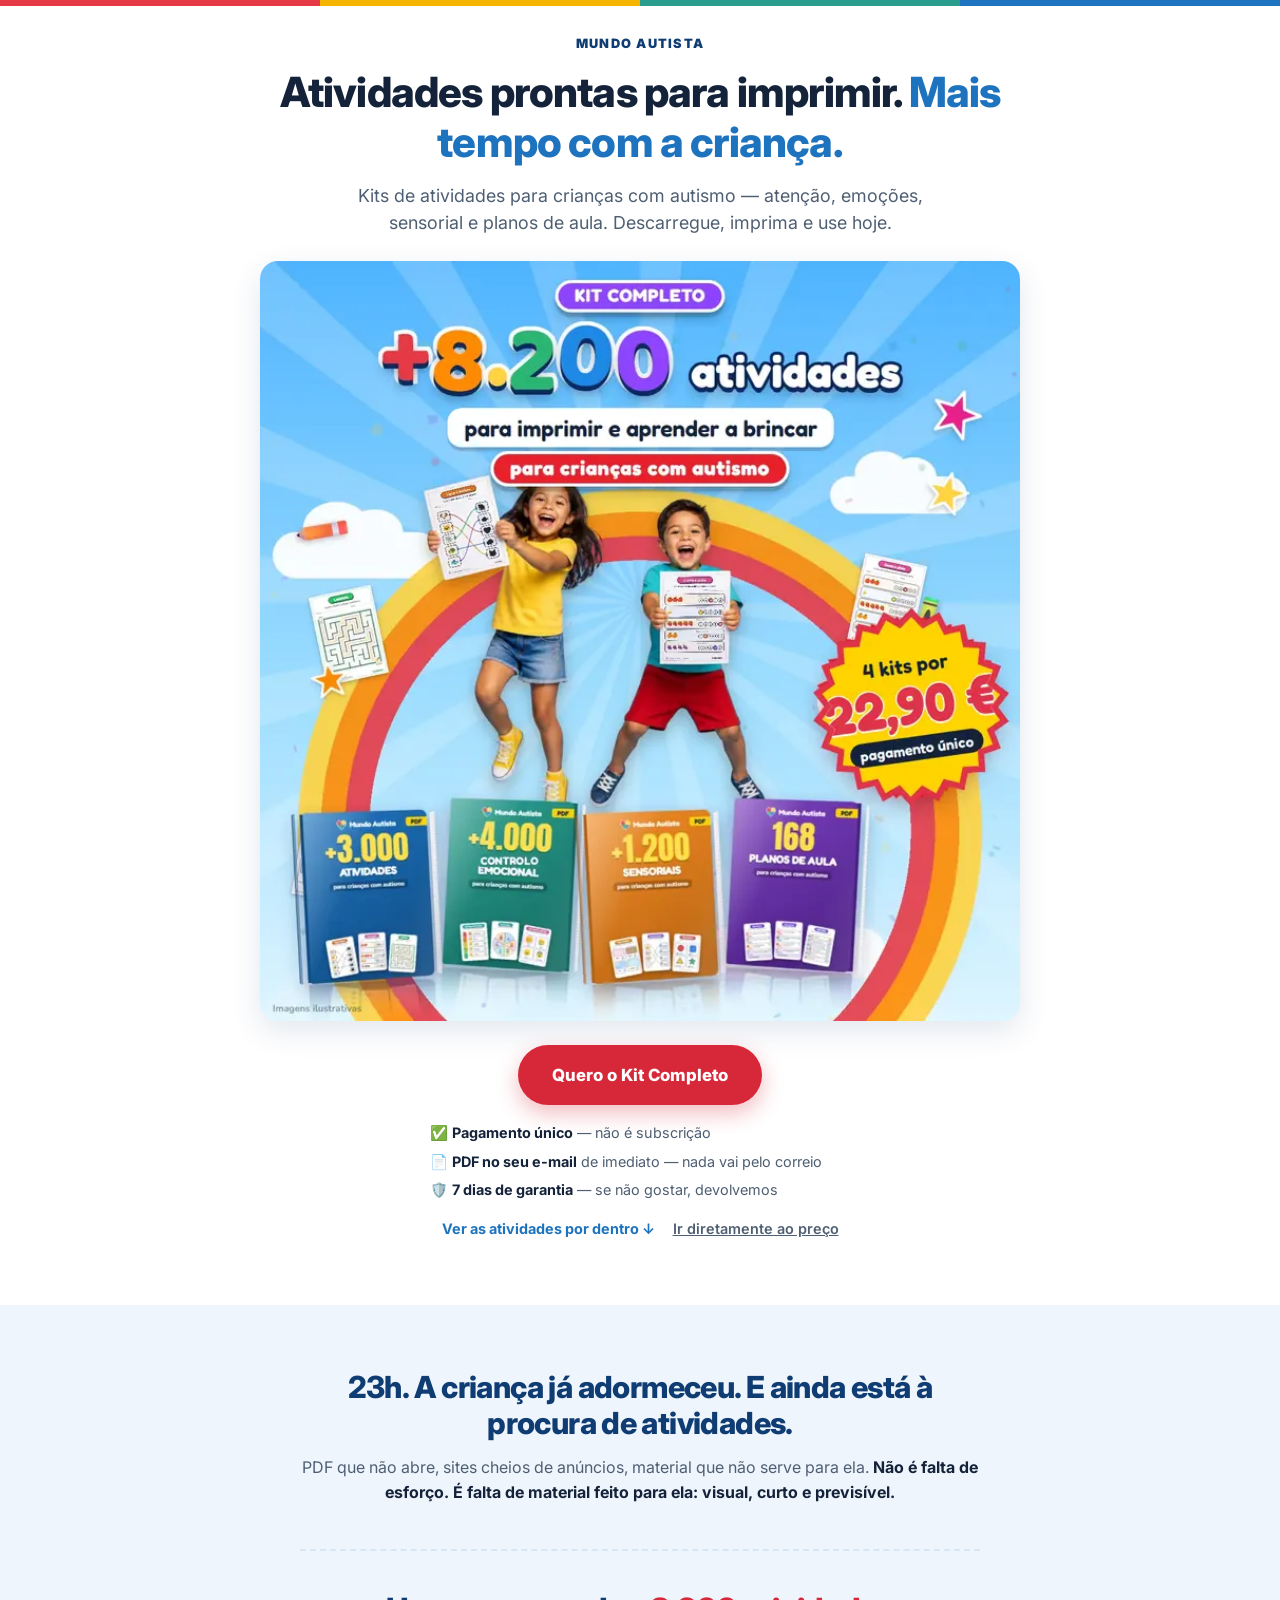
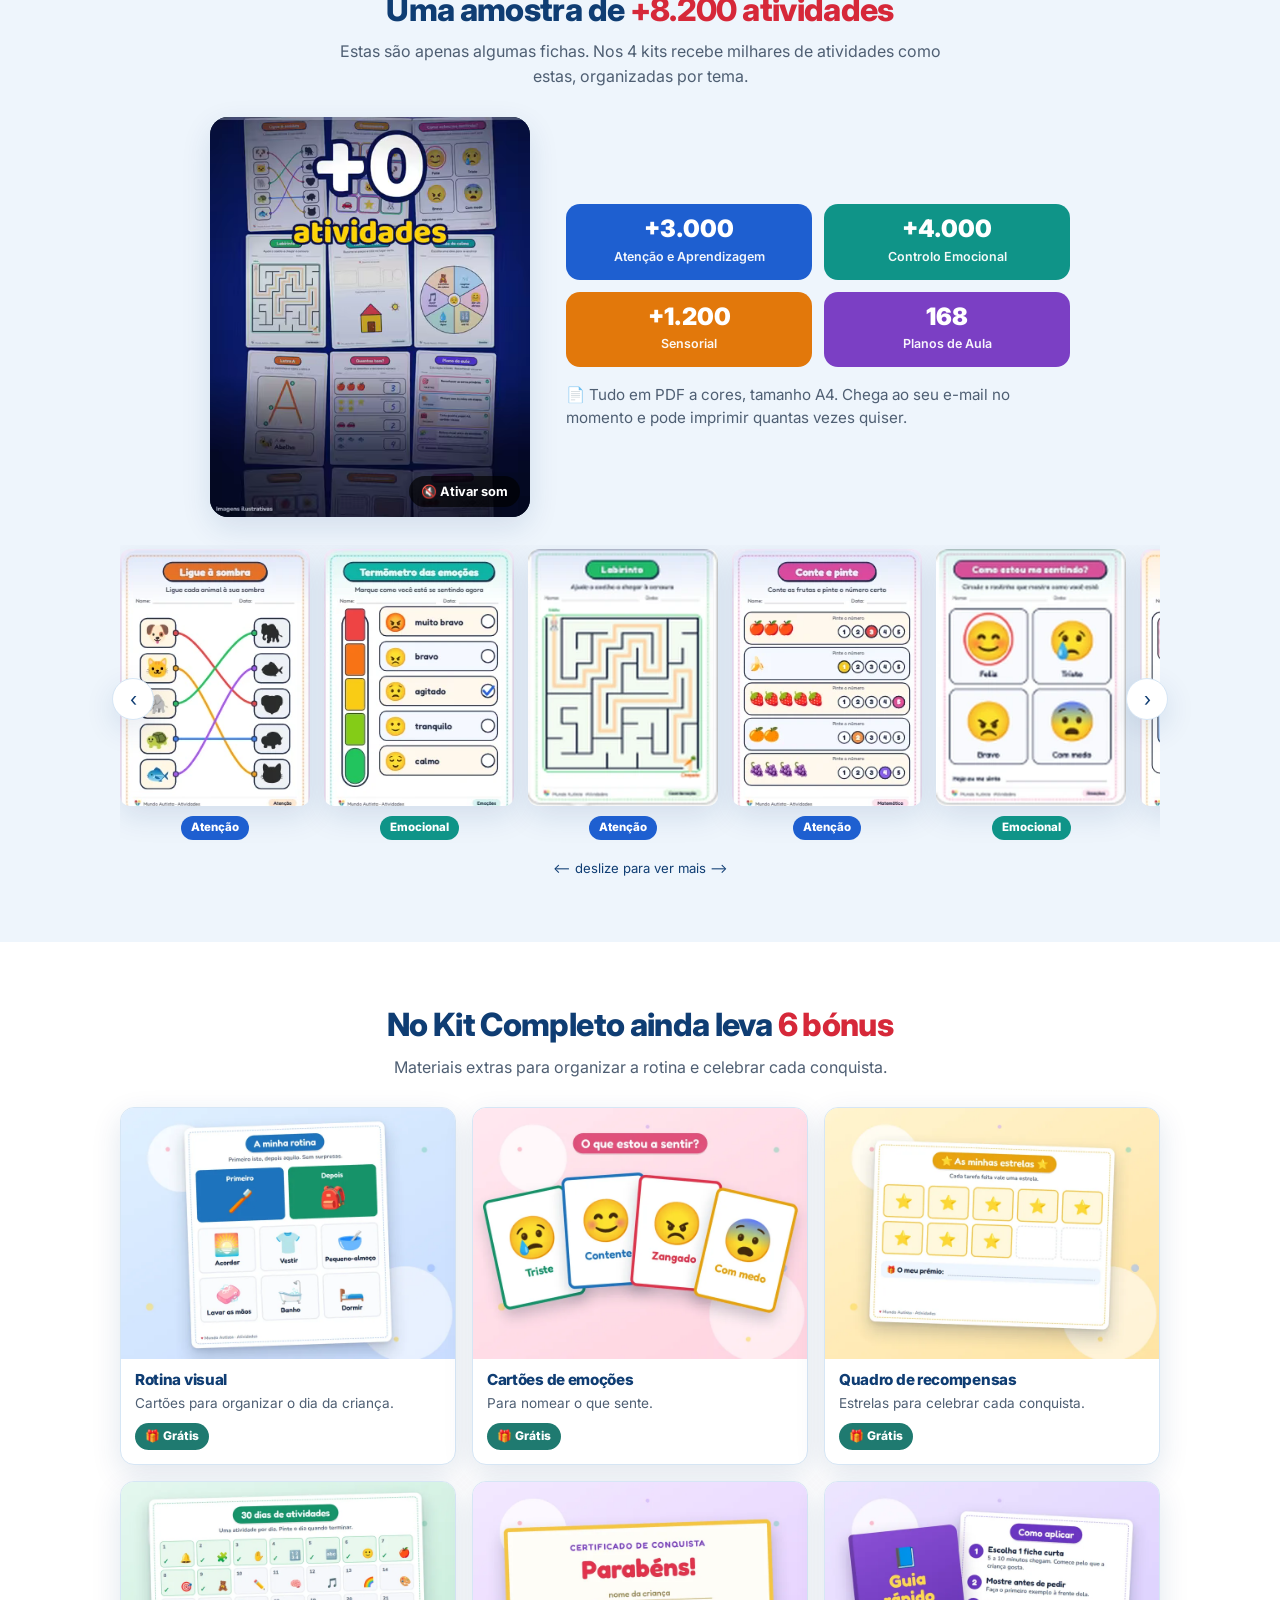
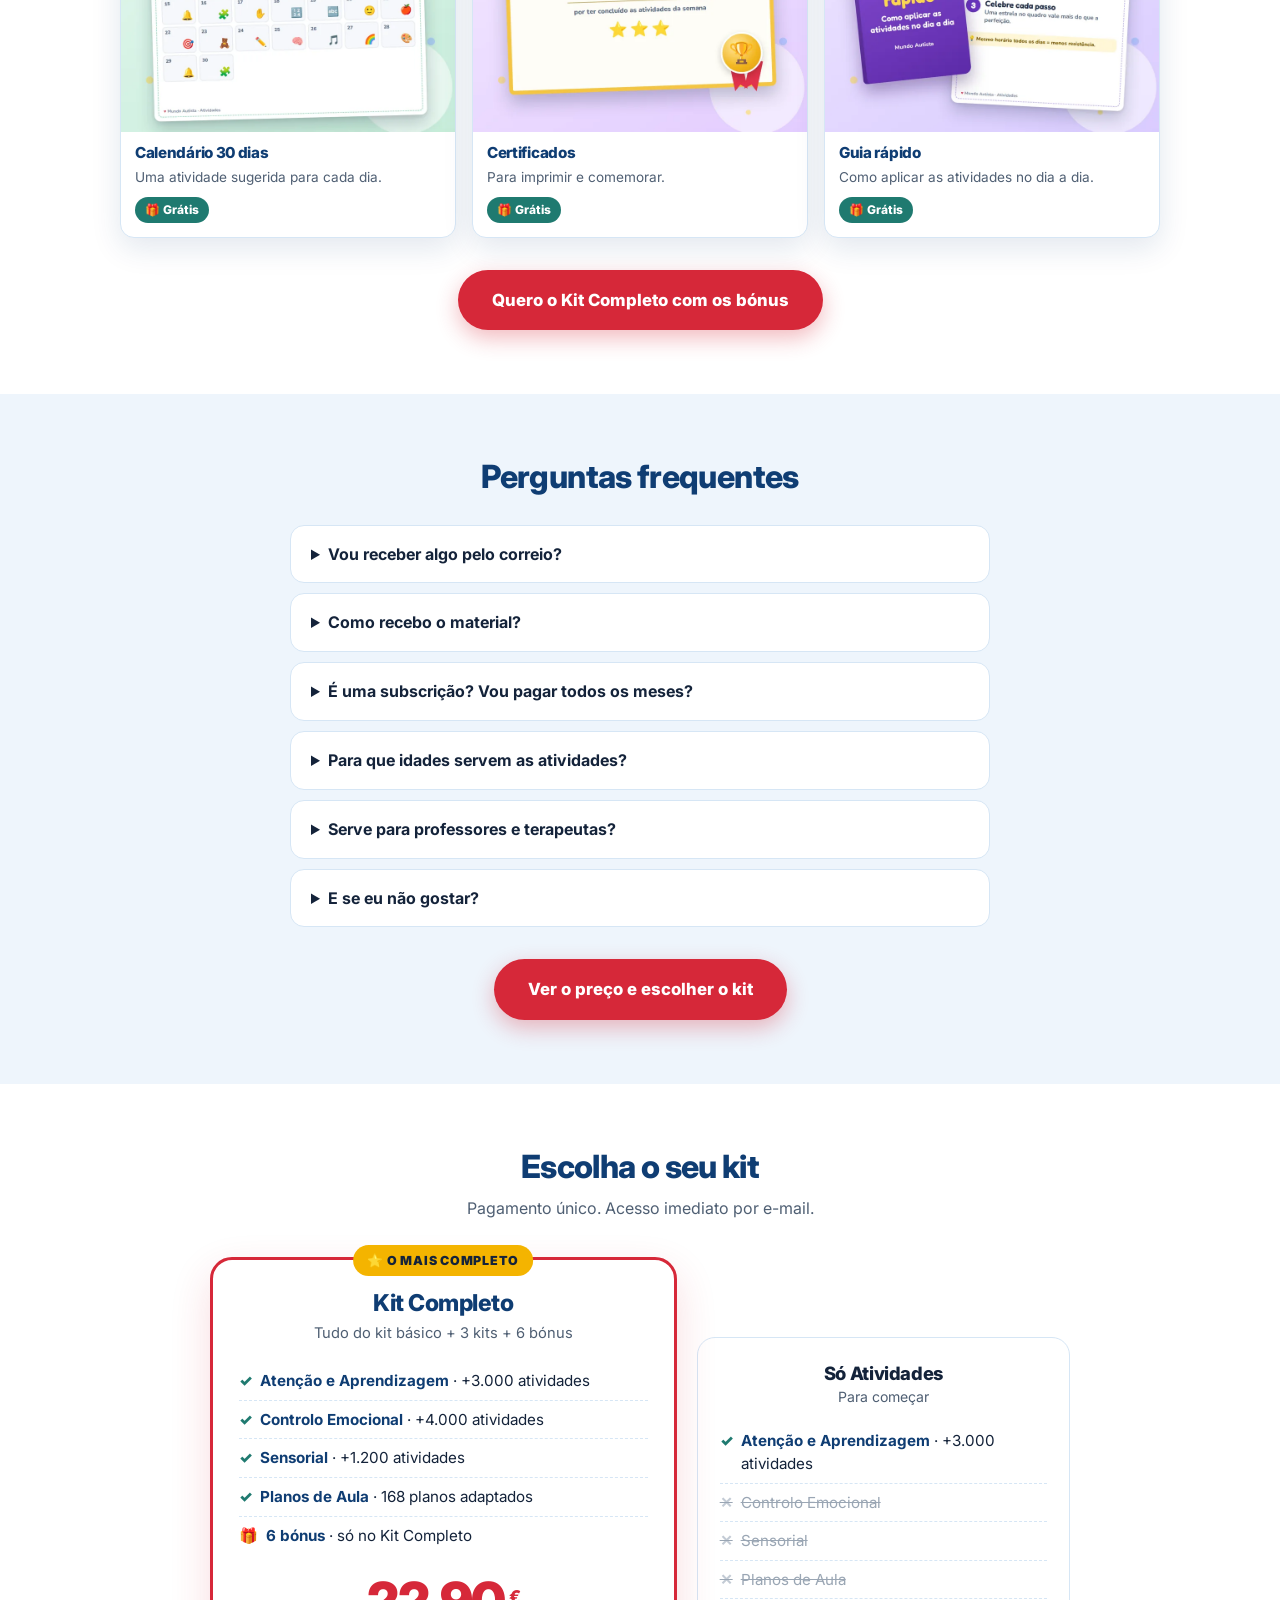
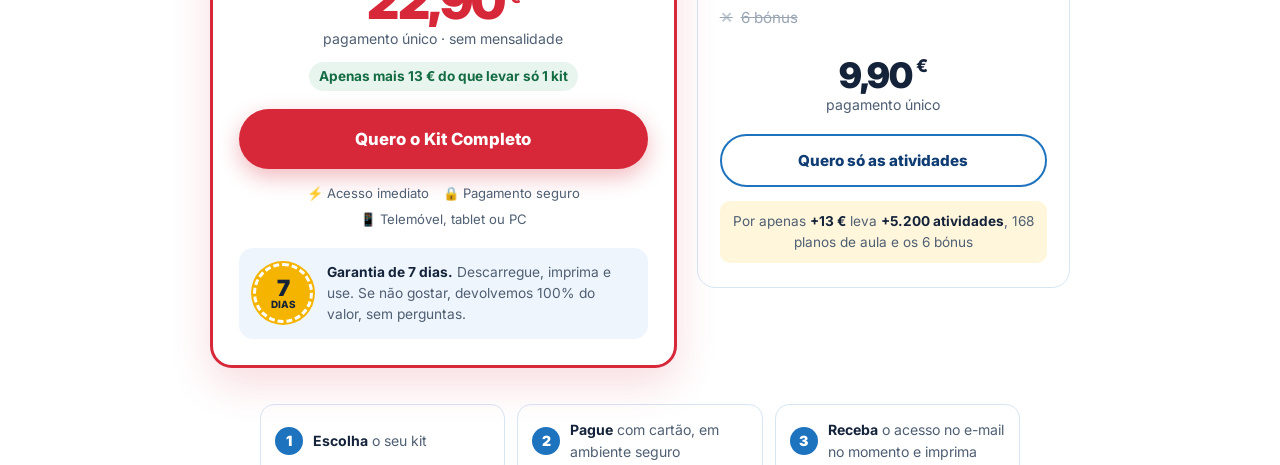
<file: index.html>
<!doctype html>
<html lang="pt-PT">
<head>
<meta charset="utf-8">
<meta name="viewport" content="width=device-width, initial-scale=1">
<title>Mundo Autista — Atividades prontas para imprimir</title>
<meta name="description" content="Kits de atividades para crianças com autismo: atenção, emoções, sensorial e planos de aula. Descarregue, imprima e use hoje. A partir de 9,90 €.">
<link rel="preconnect" href="https://fonts.googleapis.com">
<link rel="preconnect" href="https://fonts.gstatic.com" crossorigin>
<link rel="preload" as="style" href="https://fonts.googleapis.com/css2?family=Inter:wght@400;700;800;900&display=swap">
<link rel="stylesheet" href="https://fonts.googleapis.com/css2?family=Inter:wght@400;700;800;900&display=swap" media="print" onload="this.media='all'">
<link rel="preload" as="image" href="img/hero-mobile.webp" media="(max-width: 600px)">
<link rel="preload" as="image" href="img/hero-desktop.webp" media="(min-width: 601px)">
<style>
:root {
  --azul:        #1E73BE;
  --azul-escuro: #0F3D73;
  --azul-50:     #EEF5FC;
  --azul-100:    #DCEBF8;
  --borda:       #D6E6F5;
  --texto:       #14233A;
  --texto-suave: #4F5F73;

  /* Cores do criativo: preço e compra */
  --vermelho:    #D62839;
  --vermelho-esc:#B01E2E;
  --amarelo:     #F4B400;
  --verde:       #1F7A70;

  --puzzle: linear-gradient(90deg, #E63946 0 25%, #F4B400 25% 50%, #2A9D8F 50% 75%, #1E73BE 75%);
  --fonte: Inter, 'Segoe UI', -apple-system, sans-serif;
  --raio: 18px;
  --sombra: 0 10px 30px rgba(15, 61, 115, 0.12);
  --secao: 64px;
}

* { box-sizing: border-box; margin: 0; padding: 0; }
body { font-family: var(--fonte); color: var(--texto); background: #fff; line-height: 1.55; }
body::before { content: ""; display: block; height: 6px; background: var(--puzzle); }
img, video { max-width: 100%; display: block; }
h1, h2, h3, h4 { font-weight: 800; letter-spacing: -0.02em; line-height: 1.2; }

.container { max-width: 1080px; margin: 0 auto; padding: 0 20px; }
section { padding: var(--secao) 0; }
.suave { background: var(--azul-50); }
.titulo { text-align: center; font-size: 2rem; color: var(--azul-escuro); margin-bottom: 10px; }
.titulo mark { background: none; color: var(--vermelho); }
.sub { text-align: center; color: var(--texto-suave); max-width: 620px; margin: 0 auto; }

/* Botão de compra */
.btn {
  display: inline-block; background: var(--vermelho); color: #fff; text-decoration: none;
  font-weight: 800; font-size: 1.05rem; padding: 17px 34px; border-radius: 999px;
  box-shadow: 0 8px 22px rgba(214, 40, 57, 0.32); transition: transform .15s ease, background .15s ease;
}
.btn:hover { transform: translateY(-2px); background: var(--vermelho-esc); }
.btn.bloco { display: block; text-align: center; width: 100%; }
.btn.secundario { background: #fff; color: var(--azul-escuro); border: 2px solid var(--azul); box-shadow: none; padding: 13px 24px; font-size: 0.95rem; }
.btn.secundario:hover { background: var(--azul-50); }
.cta { text-align: center; margin-top: 32px; }
.nota { margin-top: 10px; font-size: 0.85rem; color: var(--texto-suave); }

/* Hero */
.hero { padding: 28px 0 var(--secao); text-align: center; }
.marca { font-weight: 900; font-size: 0.8rem; letter-spacing: 0.1em; text-transform: uppercase; color: var(--azul-escuro); margin-bottom: 14px; }
.hero h1 { font-size: 2.6rem; max-width: 760px; margin: 0 auto 14px; }
.hero h1 span { color: var(--azul); }
.hero .sub { font-size: 1.12rem; margin-bottom: 24px; }
.preco-hero { margin-top: 12px; font-size: 0.95rem; color: var(--texto-suave); }
.preco-hero strong { color: var(--vermelho); }
.hero .mockup { width: 100%; height: auto; max-width: 760px; margin: 4px auto 24px; border-radius: var(--raio); box-shadow: var(--sombra); }

/* Dor + vídeo */
.dor { max-width: 680px; margin: 0 auto 40px; text-align: center; padding-bottom: 32px; border-bottom: 2px dashed var(--borda); }
.dor h2 { font-size: 1.9rem; color: var(--azul-escuro); margin-bottom: 14px; }
.dor p { color: var(--texto-suave); margin-bottom: 12px; }
.dor p strong { color: var(--texto); }

.video { position: relative; border-radius: var(--raio); overflow: hidden; box-shadow: var(--sombra); background: #0F1B2D; }
.video video { width: 100%; height: auto; }
.video.vertical { aspect-ratio: 9 / 16; }
.video.quadrado { aspect-ratio: 1 / 1; }
.video video { width: 100%; height: 100%; object-fit: cover; }
.som {
  position: absolute; right: 10px; bottom: 10px; border: 0; cursor: pointer;
  background: rgba(0,0,0,0.65); color: #fff; font: 700 0.8rem var(--fonte);
  padding: 8px 12px; border-radius: 999px;
}

/* Carrossel */
.carrossel-wrap { position: relative; margin-top: 28px; }
.carrossel {
  display: flex; gap: 14px; overflow-x: auto; scroll-snap-type: x mandatory;
  padding: 4px 4px 12px; cursor: grab; user-select: none; scrollbar-width: none;
}
.carrossel::-webkit-scrollbar { display: none; }
.carrossel.arrastando { cursor: grabbing; scroll-snap-type: none; }
.carrossel img { width: 190px; height: auto; border-radius: 10px; box-shadow: var(--sombra); pointer-events: none; }
.seta {
  position: absolute; top: 50%; transform: translateY(-50%); z-index: 5;
  width: 42px; height: 42px; border-radius: 50%; border: 1px solid var(--borda);
  background: #fff; box-shadow: var(--sombra); cursor: pointer;
  font-size: 1.2rem; color: var(--azul-escuro); font-family: inherit;
}
.seta.esq { left: -8px; } .seta.dir { right: -8px; }
.dica { text-align: center; font-size: 0.82rem; color: var(--azul-escuro); margin-top: 6px; }


/* Amostra: números por kit + etiquetas nas folhas */
.amostra { display: grid; grid-template-columns: 320px 1fr; gap: 36px; align-items: center; max-width: 860px; margin: 28px auto 0; }
.video.retrato { aspect-ratio: 4 / 5; }
.numeros { display: grid; grid-template-columns: repeat(2, 1fr); gap: 12px; }
.amostra-txt { margin-top: 16px; color: var(--texto-suave); font-size: 0.95rem; }
.num { border-radius: 14px; padding: 12px 8px; text-align: center; color: #fff; }
.num strong { display: block; font-size: 1.5rem; font-weight: 900; line-height: 1.1; }
.num span { font-size: 0.78rem; font-weight: 600; opacity: 0.95; }
.n-atencao, .t-atencao { background: #1E5FD0; }
.n-emocional, .t-emocional { background: #0F9488; }
.n-sensorial, .t-sensorial { background: #E2780B; }
.n-planos, .t-planos { background: #7B3FC4; }
.folha { flex: 0 0 auto; scroll-snap-align: start; align-self: flex-start; }
.carrossel .folha img { width: 190px; aspect-ratio: 238 / 322; object-fit: cover; object-position: top; }
.tag { display: table; margin: 10px auto 0; color: #fff; font-size: 0.72rem; font-weight: 800; padding: 3px 10px; border-radius: 999px; }
.folha.mais {
  width: 190px; border-radius: 10px; text-decoration: none; color: #fff; padding: 20px;
  background: linear-gradient(160deg, var(--azul-escuro), var(--azul));
  display: flex; flex-direction: column; justify-content: center; align-items: center; text-align: center; gap: 6px; box-shadow: var(--sombra);
}
.folha.mais strong { font-size: 2.2rem; font-weight: 900; line-height: 1; }
.folha.mais span { font-size: 0.9rem; }
.folha.mais em { font-style: normal; font-weight: 800; margin-top: 10px; background: #fff; color: var(--azul-escuro); padding: 8px 14px; border-radius: 999px; font-size: 0.85rem; }
.formato { text-align: center; margin-top: 14px; font-size: 0.88rem; color: var(--texto-suave); }
@media (max-width: 860px) {
  .amostra { grid-template-columns: 1fr; gap: 20px; }
  .amostra .video { max-width: 340px; width: 100%; margin: 0 auto; }
  .amostra-txt { text-align: center; }
}
@media (max-width: 600px) {
  .carrossel .folha img, .folha.mais { width: 150px; }
}

/* Depoimentos */
.depoimentos { columns: 2; column-gap: 16px; margin-top: 28px; max-width: 760px; margin-left: auto; margin-right: auto; }
.depoimentos img { width: 100%; margin-bottom: 16px; break-inside: avoid; border-radius: 12px; border: 1px solid var(--borda); box-shadow: var(--sombra); }

/* Oferta */
.combo {
  position: relative; background: #fff; border: 3px solid var(--vermelho); border-radius: 22px;
  padding: 30px 26px 26px; box-shadow: 0 16px 40px rgba(214, 40, 57, 0.16);
}
.selo-top {
  position: absolute; top: -15px; left: 50%; transform: translateX(-50%); white-space: nowrap;
  background: var(--amarelo); color: var(--texto); font-weight: 900; font-size: 0.78rem;
  letter-spacing: 0.06em; text-transform: uppercase; padding: 6px 14px; border-radius: 999px;
}
.combo h3 { font-size: 1.45rem; text-align: center; color: var(--azul-escuro); }
.combo .resumo { text-align: center; color: var(--texto-suave); font-size: 0.92rem; margin: 4px 0 18px; }
.lista { list-style: none; margin-bottom: 20px; }
.lista li { padding: 7px 0; border-bottom: 1px dashed var(--borda); font-size: 0.95rem; display: flex; gap: 8px; }
.lista li:last-child { border-bottom: 0; }
.lista li::before { content: "✓"; color: var(--verde); font-weight: 900; }
.lista li.extra::before { content: "🎁"; }
.lista b { color: var(--azul-escuro); }
.preco { text-align: center; margin-bottom: 18px; }
.preco .de { color: var(--texto-suave); font-size: 0.95rem; }
.preco .de s { color: var(--vermelho); }
.preco .por { font-size: 3.2rem; font-weight: 900; color: var(--vermelho); letter-spacing: -0.03em; line-height: 1.05; }
.preco .por small { font-size: 1.1rem; font-weight: 800; vertical-align: 0.9em; margin-left: 4px; }
.preco .economia { margin-top: 6px; font-size: 0.85rem; color: var(--texto-suave); }
.preco .economia s { color: var(--vermelho); }
.preco .economize { display: inline-block; margin-top: 6px; background: #E8F5EE; color: #146C43; padding: 4px 10px; border-radius: 999px; font-size: 0.85rem; }
.preco .unico { font-size: 0.88rem; color: var(--texto-suave); }
.confianca { display: flex; flex-wrap: wrap; justify-content: center; gap: 6px 14px; margin-top: 14px; font-size: 0.82rem; color: var(--texto-suave); }

.garantia { display: flex; gap: 14px; align-items: center; margin-top: 18px; padding: 14px; background: var(--azul-50); border-radius: 14px; font-size: 0.86rem; color: var(--texto-suave); }
.garantia strong { color: var(--texto); }
.selo-7 {
  flex-shrink: 0; width: 60px; height: 60px; border-radius: 50%; background: var(--amarelo); color: var(--texto);
  display: flex; flex-direction: column; align-items: center; justify-content: center; line-height: 1;
  border: 3px dashed #fff; box-shadow: 0 0 0 2px var(--amarelo);
}
.selo-7 strong { font-size: 1.4rem; font-weight: 900; }
.selo-7 span { font-size: 0.62rem; font-weight: 800; text-transform: uppercase; }

.avulsos-titulo { font-size: 1rem; text-align: center; color: var(--texto-suave); margin: 40px 0 16px; font-weight: 700; }
.avulsos { display: grid; grid-template-columns: repeat(4, 1fr); gap: 14px; }
.kit { background: #fff; border: 1px solid var(--borda); border-radius: 14px; overflow: hidden; display: flex; flex-direction: column; }
.kit img { width: 100%; aspect-ratio: 300 / 338; object-fit: cover; }
.kit .info { padding: 12px 14px 14px; display: flex; flex-direction: column; gap: 8px; flex: 1; }
.kit h4 { font-size: 0.95rem; color: var(--azul-escuro); }
.kit .qtd { font-size: 0.82rem; color: var(--texto-suave); }
.kit .valor { font-weight: 900; font-size: 1.25rem; color: var(--texto); margin-top: auto; }


/* Duas opções: completo (destaque) x básico */
.oferta { display: grid; grid-template-columns: 1.25fr 1fr; gap: 20px; align-items: center; max-width: 860px; margin: 36px auto 0; }
.basico { background: #fff; border: 1px solid var(--borda); border-radius: 18px; padding: 24px 22px; }
.basico h3 { font-size: 1.15rem; text-align: center; color: var(--texto); }
.basico .resumo { text-align: center; color: var(--texto-suave); font-size: 0.88rem; margin: 2px 0 14px; }
.lista li.nao { color: #9AA6B4; text-decoration: line-through; }
.lista li.nao::before { content: "✕"; color: #C3CBD5; }
.preco .por.pequeno { font-size: 2.2rem; color: var(--texto); }
.diferenca { margin-top: 14px; font-size: 0.85rem; color: var(--texto-suave); text-align: center; background: #FFF6DB; border-radius: 10px; padding: 10px; }
.diferenca strong { color: var(--texto); }
.outros { max-width: 860px; margin: 28px auto 0; }
.outros summary { cursor: pointer; text-align: center; color: var(--texto-suave); font-size: 0.9rem; font-weight: 600; text-decoration: underline; list-style: none; }
.outros summary::-webkit-details-marker { display: none; }
.outros .avulsos { grid-template-columns: repeat(3, 1fr); margin-top: 16px; }
@media (max-width: 860px) {
  .oferta { grid-template-columns: 1fr; max-width: 480px; }
  .outros .avulsos { grid-template-columns: repeat(2, 1fr); }
}


/* Melhorias do Clarity */
.marca { display: block; text-decoration: none; }
.mockup-link { display: block; }
.selos-hero { list-style: none; max-width: 420px; margin: 14px auto 0; text-align: left; font-size: 0.9rem; color: var(--texto-suave); }
.selos-hero li { padding: 3px 0; }
.selos-hero strong { color: var(--texto); }
.atalhos { margin-top: 14px; display: flex; flex-wrap: wrap; gap: 6px 18px; justify-content: center; font-size: 0.9rem; }
.atalhos a:not(.rolar) { color: var(--texto-suave); font-weight: 600; }
.rolar { display: inline-block; font-weight: 700; font-size: 0.9rem; color: var(--azul); text-decoration: none; animation: pulo 1.6s ease-in-out infinite; }
@keyframes pulo { 50% { transform: translateY(4px); } }
a.garantia { text-decoration: none; }
a.bonus { display: block; text-decoration: none; color: inherit; }
.depoimentos img { cursor: zoom-in; }
.zoom { position: fixed; inset: 0; z-index: 100; background: rgba(10,20,35,0.85); display: flex; align-items: center; justify-content: center; padding: 20px; cursor: zoom-out; }
.zoom img { max-width: 100%; max-height: 90vh; border-radius: 12px; }
.btn, .seta, summary, a { touch-action: manipulation; }

/* Como comprar */
.passos { list-style: none; counter-reset: p; display: grid; grid-template-columns: repeat(3, 1fr); gap: 12px; max-width: 760px; margin: 36px auto 0; }
.passos li { counter-increment: p; background: #fff; border: 1px solid var(--borda); border-radius: 14px; padding: 14px; font-size: 0.88rem; color: var(--texto-suave); display: flex; gap: 10px; align-items: center; }
.passos li::before { content: counter(p); flex-shrink: 0; width: 28px; height: 28px; border-radius: 50%; background: var(--azul); color: #fff; font-weight: 900; display: flex; align-items: center; justify-content: center; }
.passos strong { color: var(--texto); }
@media (max-width: 600px) { .passos { grid-template-columns: 1fr; } }

/* Bônus */
.bonus-grid { display: grid; grid-template-columns: repeat(3, 1fr); gap: 16px; margin-top: 28px; }
.bonus { background: #fff; border-radius: 14px; overflow: hidden; border: 1px solid var(--borda); box-shadow: var(--sombra); }
.bonus .conteudo { padding: 12px 14px 14px; }
.bonus h4 { font-size: 0.95rem; color: var(--azul-escuro); margin-bottom: 4px; }
.bonus p { font-size: 0.85rem; color: var(--texto-suave); margin-bottom: 8px; }
.bonus .gratis { display: inline-block; background: var(--verde); color: #fff; font-weight: 800; font-size: 0.75rem; padding: 4px 10px; border-radius: 999px; }

/* FAQ */
.faq { max-width: 700px; margin: 28px auto 0; }
.faq details { background: #fff; border: 1px solid var(--borda); border-radius: 14px; padding: 16px 20px; margin-bottom: 10px; }
.faq summary { font-weight: 700; cursor: pointer; }
.faq p { margin-top: 8px; color: var(--texto-suave); font-size: 0.95rem; }

.legais { margin-bottom: 8px; }
.legais a { color: var(--texto-suave); margin: 0 8px; }
footer { padding: 32px 0 96px; text-align: center; font-size: 0.82rem; color: var(--texto-suave); }

/* Barra fixa de compra (celular) */
.barra {
  position: fixed; left: 0; right: 0; bottom: 0; z-index: 50; display: none;
  background: #fff; border-top: 1px solid var(--borda); box-shadow: 0 -6px 20px rgba(15,61,115,0.12);
  padding: 10px 16px; align-items: center; gap: 12px; transform: translateY(110%); transition: transform .3s ease;
}
.barra.on { transform: translateY(0); }
.barra .txt { font-size: 0.8rem; line-height: 1.25; color: var(--texto-suave); }
.barra .txt strong { display: block; font-size: 1.1rem; color: var(--vermelho); }
.barra .btn { padding: 12px 20px; font-size: 0.95rem; margin-left: auto; white-space: nowrap; }

/* Acessibilidade */
:where(a, button, summary, [tabindex]):focus-visible { outline: 3px solid var(--azul-escuro); outline-offset: 3px; }
@media (prefers-reduced-motion: reduce) {
  *, *::before, *::after { animation: none !important; transition: none !important; scroll-behavior: auto !important; }
}

/* Responsivo */
@media (max-width: 860px) {
  :root { --secao: 44px; }
  .hero h1 { font-size: 1.85rem; }
  .hero .sub { display: none; }
  .hero h1 { margin-bottom: 16px; }
  .titulo, .dor h2 { font-size: 1.55rem; }
  .avulsos { grid-template-columns: repeat(2, 1fr); }
  .bonus-grid { grid-template-columns: repeat(2, 1fr); gap: 12px; }
  .depoimentos { columns: auto; display: flex; gap: 12px; overflow-x: auto; scroll-snap-type: x mandatory; padding-bottom: 8px; }
  .depoimentos img { flex: 0 0 80%; width: 80%; margin: 0; scroll-snap-align: center; align-self: flex-start; }
  .barra { display: flex; }
}
@media (max-width: 600px) {
  .seta { display: none; }
  .combo { padding: 28px 18px 20px; }
  .preco .por { font-size: 2.8rem; }
  .bonus-grid { display: flex; overflow-x: auto; scroll-snap-type: x mandatory; gap: 12px; margin: 24px -20px 0; padding: 0 20px 10px; scrollbar-width: none; }
  .bonus-grid::-webkit-scrollbar { display: none; }
  .bonus-grid .bonus { flex: 0 0 80%; scroll-snap-align: center; }
  .so-movel { display: block !important; margin-top: 10px; }
}
.so-movel { display: none; }
</style>
</head>
<body>

<main>
<!-- 1. HERO -->
<section class="hero">
  <div class="container">
    <a class="marca" href="#">Mundo Autista</a>
    <h1>Atividades prontas para imprimir. <span>Mais tempo com a criança.</span></h1>
    <p class="sub">Kits de atividades para crianças com autismo — atenção, emoções, sensorial e planos de aula. Descarregue, imprima e use hoje.</p>
    <a href="#oferta" class="mockup-link" aria-label="Ver os kits e o preço"><picture>
      <source media="(max-width: 600px)" srcset="img/hero-mobile.webp" width="720" height="720">
      <img class="mockup" src="img/hero-desktop.webp" alt="Kit Completo Mundo Autista: 4 kits com +8.200 atividades por 22,90 €" width="1440" height="960" fetchpriority="high">
    </picture></a>
    <a class="btn" href="#oferta">Quero o Kit Completo</a>
    <ul class="selos-hero">
      <li>✅ <strong>Pagamento único</strong> — não é subscrição</li>
      <li>📄 <strong>PDF no seu e-mail</strong> de imediato — nada vai pelo correio</li>
      <li>🛡️ <strong>7 dias de garantia</strong> — se não gostar, devolvemos</li>
    </ul>
    <p class="atalhos"><a class="rolar" href="#amostra">Ver as atividades por dentro ↓</a><a href="#oferta">Ir diretamente ao preço</a></p>
  </div>
</section>

<!-- 3. PRÉVIAS -->
<section class="suave" id="amostra">
  <div class="container">
    <div class="dor">
      <h2>23h. A criança já adormeceu. E ainda está à procura de atividades.</h2>
      <p>PDF que não abre, sites cheios de anúncios, material que não serve para ela. <strong>Não é falta de esforço. É falta de material feito para ela: visual, curto e previsível.</strong></p>
    </div>
    <h2 class="titulo">Uma amostra de <mark>+8.200 atividades</mark></h2>
    <p class="sub">Estas são apenas algumas fichas. Nos 4 kits recebe milhares de atividades como estas, organizadas por tema.</p>
    <div class="amostra">
      <div class="video retrato">
        <video poster="img/poster-produto.webp" muted loop playsinline preload="none"><source src="video/produto.webm" type="video/webm"><source src="video/produto.mp4" type="video/mp4"></video>
        <button class="som" type="button">🔇 Ativar som</button>
      </div>
      <div>
    <div class="numeros">
        <div class="num n-atencao"><strong>+3.000</strong><span>Atenção e Aprendizagem</span></div>
        <div class="num n-emocional"><strong>+4.000</strong><span>Controlo Emocional</span></div>
        <div class="num n-sensorial"><strong>+1.200</strong><span>Sensorial</span></div>
        <div class="num n-planos"><strong>168</strong><span>Planos de Aula</span></div>
      </div>
        <p class="amostra-txt">📄 Tudo em PDF a cores, tamanho A4. Chega ao seu e-mail no momento e pode imprimir quantas vezes quiser.</p>
      </div>
    </div>
    <div class="carrossel-wrap">
      <button class="seta esq" type="button" aria-label="Anterior" data-dir="-1">‹</button>
      <div class="carrossel" id="carrossel" tabindex="0" aria-label="Prévias das atividades">
        <figure class="folha"><img loading="lazy" decoding="async" src="img/previa-1.webp" alt="Ligue à sombra"><figcaption class="tag t-atencao">Atenção</figcaption></figure>
        <figure class="folha"><img loading="lazy" decoding="async" src="img/previa-3.webp" alt="Termómetro das emoções"><figcaption class="tag t-emocional">Emocional</figcaption></figure>
        <figure class="folha"><img loading="lazy" decoding="async" src="img/previa-10.webp" alt="Labirinto"><figcaption class="tag t-atencao">Atenção</figcaption></figure>
        <figure class="folha"><img loading="lazy" decoding="async" src="img/previa-2.webp" alt="Conte e pinte"><figcaption class="tag t-atencao">Atenção</figcaption></figure>
        <figure class="folha"><img loading="lazy" decoding="async" src="img/previa-6.webp" alt="Como me estou a sentir"><figcaption class="tag t-emocional">Emocional</figcaption></figure>
        <figure class="folha"><img loading="lazy" decoding="async" src="img/previa-4.webp" alt="Toque e descubra"><figcaption class="tag t-sensorial">Sensorial</figcaption></figure>
        <figure class="folha"><img loading="lazy" decoding="async" src="img/previa-11.webp" alt="Letra A"><figcaption class="tag t-atencao">Atenção</figcaption></figure>
        <figure class="folha"><img loading="lazy" decoding="async" src="img/previa-7.webp" alt="Roda da calma"><figcaption class="tag t-emocional">Emocional</figcaption></figure>
        <figure class="folha"><img loading="lazy" decoding="async" src="img/previa-12.webp" alt="Ligue a vogal"><figcaption class="tag t-atencao">Atenção</figcaption></figure>
        <figure class="folha"><img loading="lazy" decoding="async" src="img/previa-8.webp" alt="Que som é esse"><figcaption class="tag t-sensorial">Sensorial</figcaption></figure>
        <figure class="folha"><img loading="lazy" decoding="async" src="img/previa-9.webp" alt="Complete o padrão"><figcaption class="tag t-atencao">Atenção</figcaption></figure>
        <figure class="folha"><img loading="lazy" decoding="async" src="img/previa-5.webp" alt="Plano de aula"><figcaption class="tag t-planos">Planos de Aula</figcaption></figure>
        <a class="folha mais" href="#oferta" draggable="false"><strong>+8.200</strong><span>outras atividades nos 4 kits</span><em>Ver os kits →</em></a>
      </div>
      <button class="seta dir" type="button" aria-label="Próximo" data-dir="1">›</button>
    </div>
    <p class="dica" aria-hidden="true">⟵ deslize para ver mais ⟶</p>
  </div>
</section>

<!-- 4. PROVA SOCIAL: removida até haver depoimentos de clientes em Portugal sobre este produto (prints em img/depoimento-*.webp) -->

<!-- 5. BÔNUS (antes do preço: empilha valor) -->
<section>
  <div class="container">
    <h2 class="titulo">No Kit Completo ainda leva <mark>6 bónus</mark></h2>
    <p class="sub">Materiais extras para organizar a rotina e celebrar cada conquista.</p>
    <p class="dica so-movel" aria-hidden="true">⟵ deslize para ver os 6 ⟶</p>
    <div class="bonus-grid">
      <a class="bonus" href="#oferta"><img loading="lazy" decoding="async" src="img/bonus-1.webp" alt="Rotina visual para imprimir"><div class="conteudo"><h4>Rotina visual</h4><p>Cartões para organizar o dia da criança.</p><span class="gratis">🎁 Grátis</span></div></a>
      <a class="bonus" href="#oferta"><img loading="lazy" decoding="async" src="img/bonus-2.webp" alt="Cartões de emoções"><div class="conteudo"><h4>Cartões de emoções</h4><p>Para nomear o que sente.</p><span class="gratis">🎁 Grátis</span></div></a>
      <a class="bonus" href="#oferta"><img loading="lazy" decoding="async" src="img/bonus-3.webp" alt="Quadro de recompensas"><div class="conteudo"><h4>Quadro de recompensas</h4><p>Estrelas para celebrar cada conquista.</p><span class="gratis">🎁 Grátis</span></div></a>
      <a class="bonus" href="#oferta"><img loading="lazy" decoding="async" src="img/bonus-4.webp" alt="Calendário 30 dias de atividades"><div class="conteudo"><h4>Calendário 30 dias</h4><p>Uma atividade sugerida para cada dia.</p><span class="gratis">🎁 Grátis</span></div></a>
      <a class="bonus" href="#oferta"><img loading="lazy" decoding="async" src="img/bonus-5.webp" alt="Certificados de conquista"><div class="conteudo"><h4>Certificados</h4><p>Para imprimir e comemorar.</p><span class="gratis">🎁 Grátis</span></div></a>
      <a class="bonus" href="#oferta"><img loading="lazy" decoding="async" src="img/bonus-6.webp" alt="Guia rápido: como aplicar"><div class="conteudo"><h4>Guia rápido</h4><p>Como aplicar as atividades no dia a dia.</p><span class="gratis">🎁 Grátis</span></div></a>
    </div>
    <div class="cta">
      <a class="btn" href="#oferta">Quero o Kit Completo com os bónus</a>
    </div>
  </div>
</section>

<!-- 6. FAQ (antes do preço: Clarity mostrou mais cliques no FAQ do que no botão) -->
<section class="suave">
  <div class="container">
    <h2 class="titulo">Perguntas frequentes</h2>
    <div class="faq">
      <details><summary>Vou receber algo pelo correio?</summary><p>Não. O material é digital (PDF): descarrega e imprime em casa ou numa papelaria, quantas vezes quiser.</p></details>
      <details><summary>Como recebo o material?</summary><p>Logo após o pagamento, o acesso chega ao seu e-mail. Em minutos já pode descarregar e imprimir.</p></details>
      <details><summary>É uma subscrição? Vou pagar todos os meses?</summary><p>Não. É um pagamento único, sem mensalidades. O acesso é seu.</p></details>
      <details><summary>Para que idades servem as atividades?</summary><p>Para o pré-escolar e o 1.º ciclo, e podem ser adaptadas ao nível de cada criança.</p></details>
      <details><summary>Serve para professores e terapeutas?</summary><p>Sim. Pode usar em casa, na sala de aula ou no consultório.</p></details>
      <details><summary>E se eu não gostar?</summary><p>Tem 7 dias de garantia. Basta pedir e devolvemos 100% do valor.</p></details>
    </div>
    <div class="cta">
      <a class="btn" href="#oferta">Ver o preço e escolher o kit</a>
    </div>
  </div>
</section>
<!-- 7. OFERTA -->
<section id="oferta">
  <div class="container">
    <h2 class="titulo">Escolha o seu kit</h2>
    <p class="sub">Pagamento único. Acesso imediato por e-mail.</p>

    <div class="oferta">
      <!-- Vídeo dos kits: volta aqui quando o criativo tiver o preço "separados" corrigido (preço do Kit Completo 22,90 €).
      <div class="video quadrado">
        <video poster="img/poster-kits.webp" muted loop playsinline preload="none"><source src="video/kits.webm" type="video/webm"><source src="video/kits.mp4" type="video/mp4"></video>
        <button class="som" type="button">🔇 Ativar som</button>
      </div>
      -->
      <div class="combo">
        <span class="selo-top">⭐ O mais completo</span>
        <h3>Kit Completo</h3>
        <p class="resumo">Tudo do kit básico + 3 kits + 6 bónus</p>
        <ul class="lista">
          <li><span><b>Atenção e Aprendizagem</b> · +3.000 atividades</span></li>
          <li><span><b>Controlo Emocional</b> · +4.000 atividades</span></li>
          <li><span><b>Sensorial</b> · +1.200 atividades</span></li>
          <li><span><b>Planos de Aula</b> · 168 planos adaptados</span></li>
          <li class="extra"><span><b>6 bónus</b> · só no Kit Completo</span></li>
        </ul>
        <div class="preco">
          <div class="por">22,90<small>€</small></div>
          <div class="unico">pagamento único · sem mensalidade</div>
          <div class="economia"><strong class="economize">Apenas mais 13 € do que levar só 1 kit</strong></div>
        </div>
        <a class="btn bloco" href="#" data-checkout="completo">Quero o Kit Completo</a>
        <div class="confianca"><span>⚡ Acesso imediato</span><span>🔒 Pagamento seguro</span><span>📱 Telemóvel, tablet ou PC</span></div>
        <a class="garantia" href="#" data-checkout="completo">
          <div class="selo-7"><strong>7</strong><span>dias</span></div>
          <p><strong>Garantia de 7 dias.</strong> Descarregue, imprima e use. Se não gostar, devolvemos 100% do valor, sem perguntas.</p>
        </a>
      </div>
      <div class="basico">
        <h3>Só Atividades</h3>
        <p class="resumo">Para começar</p>
        <ul class="lista">
          <li><span><b>Atenção e Aprendizagem</b> · +3.000 atividades</span></li>
          <li class="nao"><span>Controlo Emocional</span></li>
          <li class="nao"><span>Sensorial</span></li>
          <li class="nao"><span>Planos de Aula</span></li>
          <li class="nao"><span>6 bónus</span></li>
        </ul>
        <div class="preco"><div class="por pequeno">9,90<small>€</small></div><div class="unico">pagamento único</div></div>
        <a class="btn secundario bloco" href="#" data-checkout="atencao">Quero só as atividades</a>
        <p class="diferenca">Por apenas <strong>+13 €</strong> leva <strong>+5.200 atividades</strong>, 168 planos de aula e os 6 bónus</p>
      </div>
    </div>


    <ol class="passos">
      <li><span><strong>Escolha</strong> o seu kit</span></li>
      <li><span><strong>Pague</strong> com cartão, em ambiente seguro</span></li>
      <li><span><strong>Receba</strong> o acesso no e-mail no momento e imprima</span></li>
    </ol>
  </div>
</section>

</main>

<footer>
  <div class="container">
    <p class="legais" id="legais"></p>
    © <span id="ano"></span> Mundo Autista. Todos os direitos reservados.<br>Imagens ilustrativas.
  </div>
</footer>

<div class="barra" id="barra">
  <div class="txt">Kit Completo<strong>22,90 €</strong></div>
  <a class="btn" href="#oferta">Escolher kit</a>
</div>

<script>
// ===== CONFIGURAÇÃO =====================================================
// Links de checkout de cada produto.
var CHECKOUT = {
  completo:  'https://pay.kiwify.com.br/RvSzxi7',
  atencao:   'https://pay.kiwify.com.br/yXoMQDB',
  emocional: '',
  sensorial: '',
  planos:    ''
};
// ID do Pixel da Meta (Gerenciador de Eventos). Vazio = pixel desligado.
var PIXEL_ID = '';
// Links do rodapé (a Meta exige política de privacidade em páginas de anúncio).
// ID do projeto do Microsoft Clarity (Configurações → Instalação). Vazio = desligado.
var CLARITY_ID = '';
var LEGAIS = { 'Política de privacidade': '', 'Termos de uso': '', 'Contato': '' };
// ==========================================================================

// Pixel da Meta: PageView ao abrir, ViewContent ao ver a oferta, InitiateCheckout no clique
if (PIXEL_ID) {
  !function(f,b,e,v,n,t,s){if(f.fbq)return;n=f.fbq=function(){n.callMethod?n.callMethod.apply(n,arguments):n.queue.push(arguments)};if(!f._fbq)f._fbq=n;n.push=n;n.loaded=!0;n.version='2.0';n.queue=[];t=b.createElement(e);t.async=!0;t.src=v;s=b.getElementsByTagName(e)[0];s.parentNode.insertBefore(t,s)}(window,document,'script','https://connect.facebook.net/en_US/fbevents.js');
  fbq('init', PIXEL_ID);
  fbq('track', 'PageView');
}
function rastreia(evento, dados) { if (window.fbq) fbq('track', evento, dados); }

// Botões de compra: link real + UTMs do anúncio repassadas ao checkout (atribuição de venda)
var VALORES = { completo: 22.90, atencao: 9.90 };
document.querySelectorAll('[data-checkout]').forEach(function (a) {
  var chave = a.dataset.checkout, url = CHECKOUT[chave];
  if (!url) { a.href = '#oferta'; return; }
  if (location.search) url += (url.indexOf('?') < 0 ? '?' : '&') + location.search.slice(1);
  a.href = url; a.rel = 'noopener';
  a.addEventListener('click', function () {
    rastreia('InitiateCheckout', { content_name: chave, value: VALORES[chave], currency: 'EUR' });
  });
});

// Depoimentos: toque amplia a imagem
document.querySelectorAll('#depoimentos img').forEach(function (img) {
  img.addEventListener('click', function () {
    var z = document.createElement('div'); z.className = 'zoom';
    var i = document.createElement('img'); i.src = img.currentSrc || img.src; i.alt = img.alt;
    z.appendChild(i); z.addEventListener('click', function () { z.remove(); });
    document.body.appendChild(z);
  });
});

// Microsoft Clarity + eventos do funil (os mesmos nomes de antes, para comparar)
if (CLARITY_ID) {
  (function(c,l,a,r,i,t,y){c[a]=c[a]||function(){(c[a].q=c[a].q||[]).push(arguments)};t=l.createElement(r);t.async=1;t.src="https://www.clarity.ms/tag/"+i;y=l.getElementsByTagName(r)[0];y.parentNode.insertBefore(t,y);})(window,document,"clarity","script",CLARITY_ID);
  var etapas = [['.hero','viu_1_topo'],['.dor','viu_2_dor'],['.amostra','viu_3_amostra'],['.bonus-grid','viu_5_bonus'],['.faq','viu_7_faq'],['#oferta','viu_6_oferta']];
  if ('IntersectionObserver' in window) etapas.forEach(function (e) {
    var el = document.querySelector(e[0]); if (!el) return;
    var io = new IntersectionObserver(function (es) { if (es[0].isIntersecting) { clarity('event', e[1]); io.disconnect(); } }, { threshold: 0.3 });
    io.observe(el);
  });
  document.querySelectorAll('[data-checkout]').forEach(function (a) {
    a.addEventListener('click', function () { clarity('event', 'checkout_clique'); });
  });
}

// Rodapé legal: só mostra os links preenchidos
var legais = document.getElementById('legais');
Object.keys(LEGAIS).forEach(function (nome) {
  if (!LEGAIS[nome]) return;
  var a = document.createElement('a'); a.href = LEGAIS[nome]; a.textContent = nome; legais.appendChild(a);
});

document.getElementById('ano').textContent = new Date().getFullYear();

// Vídeos embutidos (só em preview.html): base64 -> Blob URL no formato que o navegador toca
document.querySelectorAll('video[data-embed]').forEach(function (v) {
  var tipo = v.canPlayType('video/webm; codecs="vp9, opus"') ? 'webm' : 'mp4';
  var el = document.getElementById(v.dataset.embed + '-' + tipo);
  if (!el) return;
  var bin = atob(el.textContent), buf = new Uint8Array(bin.length);
  for (var i = 0; i < bin.length; i++) buf[i] = bin.charCodeAt(i);
  v.src = URL.createObjectURL(new Blob([buf], { type: 'video/' + tipo }));
});

// Vídeos: tocam só quando aparecem na tela (economiza dados no 4G)
(function () {
  var vs = document.querySelectorAll('.video video');
  vs.forEach(function (v) { v.muted = true; });
  if (!('IntersectionObserver' in window)) { vs.forEach(function (v) { v.play().catch(function () {}); }); return; }
  var io = new IntersectionObserver(function (es) {
    es.forEach(function (e) { if (e.isIntersecting) e.target.play().catch(function () {}); else e.target.pause(); });
  }, { threshold: 0.25 });
  vs.forEach(function (v) { io.observe(v); });
})();

// Vídeos: botão de som
document.querySelectorAll('.video').forEach(function (box) {
  var v = box.querySelector('video'), b = box.querySelector('.som');
  b.addEventListener('click', function () {
    v.muted = !v.muted;
    if (!v.muted) { v.currentTime = 0; v.play(); }
    b.textContent = v.muted ? '🔇 Ativar som' : '🔊 Som ligado';
  });
});

// Carrossel: roda do mouse, arrastar, setas, teclado
(function () {
  var c = document.getElementById('carrossel');
  c.addEventListener('wheel', function (e) {
    if (Math.abs(e.deltaY) > Math.abs(e.deltaX)) {
      var max = c.scrollWidth - c.clientWidth;
      if ((e.deltaY > 0 && c.scrollLeft < max) || (e.deltaY < 0 && c.scrollLeft > 0)) { e.preventDefault(); c.scrollLeft += e.deltaY; }
    }
  }, { passive: false });
  var ativo = false, x0 = 0, s0 = 0;
  c.addEventListener('mousedown', function (e) { ativo = true; x0 = e.pageX; s0 = c.scrollLeft; c.classList.add('arrastando'); });
  window.addEventListener('mousemove', function (e) { if (ativo) c.scrollLeft = s0 - (e.pageX - x0); });
  window.addEventListener('mouseup', function () { if (ativo) { ativo = false; c.classList.remove('arrastando'); } });
  // Não segue o link do último card se a pessoa estava arrastando
  c.addEventListener('click', function (e) { if (Math.abs(c.scrollLeft - s0) > 5) e.preventDefault(); }, true);
  document.querySelectorAll('.seta').forEach(function (b) {
    b.addEventListener('click', function () { c.scrollBy({ left: 300 * +b.dataset.dir, behavior: 'smooth' }); });
  });
  c.addEventListener('keydown', function (e) {
    if (e.key === 'ArrowRight') c.scrollBy({ left: 200 });
    if (e.key === 'ArrowLeft') c.scrollBy({ left: -200 });
  });
})();

// Barra fixa: aparece depois do topo e some quando a oferta está na tela
(function () {
  var barra = document.getElementById('barra'), hero = document.querySelector('.hero'), oferta = document.getElementById('oferta');
  if (!('IntersectionObserver' in window)) return;
  var heroVisivel = true, ofertaVisivel = false;
  function atualiza() { barra.classList.toggle('on', !heroVisivel && !ofertaVisivel); }
  new IntersectionObserver(function (e) { heroVisivel = e[0].isIntersecting; atualiza(); }).observe(hero);
  var viu = false;
  new IntersectionObserver(function (e) {
    ofertaVisivel = e[0].isIntersecting; atualiza();
    if (ofertaVisivel && !viu) { viu = true; rastreia('ViewContent', { content_name: 'oferta', currency: 'EUR', value: 22.90 }); }
  }).observe(oferta);
})();
</script>
</body>
</html>
</file>
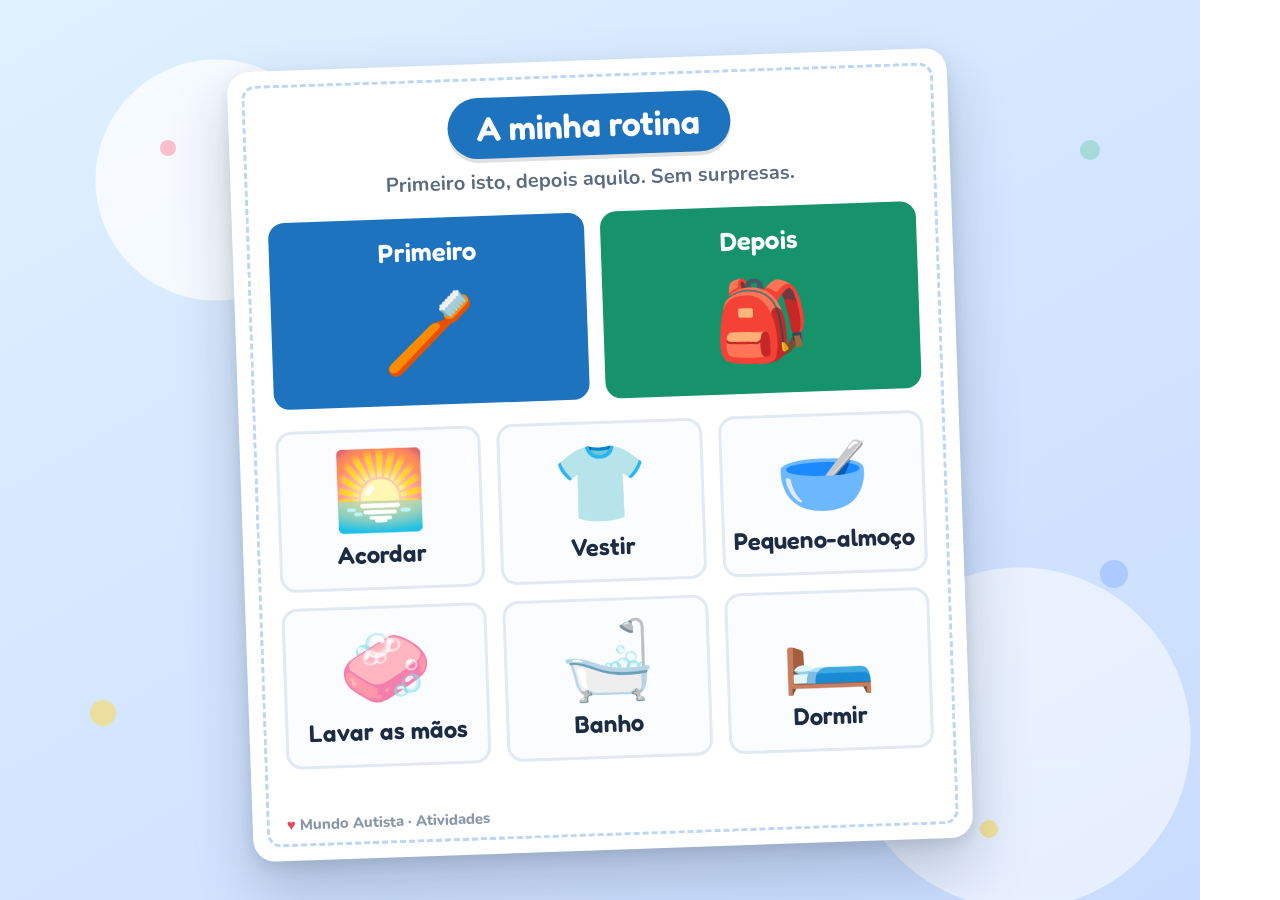
<file: art/bonus.html>
<!doctype html>
<html lang="pt-PT"><head><meta charset="utf-8">
<link rel="stylesheet" href="fonts.css">
<style>
*{box-sizing:border-box;margin:0;padding:0}
body{width:1200px;height:900px;overflow:hidden;font-family:Nunito,sans-serif;color:#1d2b44}
.cena{position:relative;width:1200px;height:900px;overflow:hidden;
  background:radial-gradient(circle at 18% 20%,rgba(255,255,255,.75) 0 120px,transparent 121px),
  radial-gradient(circle at 85% 82%,rgba(255,255,255,.55) 0 170px,transparent 171px),
  linear-gradient(150deg,var(--c1),var(--c2));}
.conf{position:absolute;border-radius:50%;opacity:.55}
.folha{position:absolute;background:#fff;border-radius:22px;box-shadow:0 30px 60px rgba(20,35,58,.22),0 6px 14px rgba(20,35,58,.10);padding:34px 36px;}
.folha::after{content:"";position:absolute;inset:14px;border:3px dashed var(--borda,#cfd9e6);border-radius:14px;pointer-events:none}
.pill{display:inline-block;font-family:Fredoka;font-weight:600;color:#fff;background:var(--pill);padding:10px 30px;border-radius:999px;font-size:34px;box-shadow:0 4px 0 rgba(0,0,0,.12)}
.cab{text-align:center}
.inst{font-weight:700;color:#5b6b80;font-size:20px;margin-top:10px;text-align:center}
.linha{display:flex;gap:18px;font-size:16px;color:#8a97a8;margin:14px 6px 0;font-weight:700}
.linha span{flex:1;border-bottom:2px solid #d5dde8;padding-bottom:2px}
.rodape{position:absolute;left:34px;bottom:26px;font-size:15px;font-weight:800;color:#8a97a8}
.rodape b{color:#e04a5f}
.tag{position:absolute;right:30px;bottom:22px;font-size:15px;font-weight:800;color:#fff;background:var(--pill);padding:3px 12px;border-radius:999px}
.emo{font-size:64px;line-height:1}
/* 1 rotina */
.rot{display:grid;grid-template-columns:repeat(3,1fr);gap:16px;margin-top:22px}
.rc{border:3px solid #e3e9f2;border-radius:16px;padding:22px 8px 18px;text-align:center;background:#fbfcfe}
.rc b{display:block;font-family:Fredoka;font-weight:600;font-size:24px;margin-top:10px}
.rc .emo{font-size:76px}
.pd{display:flex;gap:16px;margin-top:20px}
.pd div{flex:1;border-radius:16px;padding:18px 12px;text-align:center;font-family:Fredoka;font-weight:600;font-size:26px;color:#fff}
.pd .emo{font-size:78px;margin-top:6px}
/* 2 emoções */
.cartao{position:absolute;width:300px;height:400px;background:#fff;border-radius:24px;box-shadow:0 26px 50px rgba(20,35,58,.22);border:10px solid var(--cor);display:flex;flex-direction:column;align-items:center;justify-content:center;gap:18px}
.cartao .emo{font-size:150px}
.cartao b{font-family:Fredoka;font-weight:600;font-size:40px;color:var(--cor)}
/* 3 quadro */
.est{display:grid;grid-template-columns:repeat(5,1fr);gap:14px;margin-top:24px}
.est div{height:118px;border-radius:16px;border:4px solid #f4c84a;background:#fff8dd;display:flex;align-items:center;justify-content:center;font-size:52px}
.est div.v{background:#fff;border-color:#e6e9ef;border-style:dashed}
.premio{margin-top:26px;display:flex;align-items:center;gap:16px;background:#eef6ff;border-radius:16px;padding:14px 20px;font-family:Fredoka;font-weight:600;font-size:26px}
.premio span{flex:1;border-bottom:3px dotted #9db3cf;height:30px}
/* 4 calendário */
.cal{display:grid;grid-template-columns:repeat(7,1fr);gap:9px;margin-top:20px}
.cal div{border-radius:12px;background:#f6f8fb;border:2px solid #e3e9f2;height:94px;padding:6px 8px;position:relative}
.cal div i{font-style:normal;font-weight:900;font-size:17px;color:#6c7a8f}
.cal div em{position:absolute;right:8px;bottom:6px;font-style:normal;font-size:34px}
.cal div.f{background:#e8f8ef;border-color:#9fdcb8}
.cal div.f::after{content:"✓";position:absolute;left:8px;bottom:4px;font-weight:900;color:#1f9d5c;font-size:24px}
/* 5 certificado */
.cert{position:absolute;inset:auto;background:#fffdf7;border-radius:18px;box-shadow:0 30px 60px rgba(20,35,58,.25);padding:46px 60px;text-align:center;border:14px solid #f5c542;outline:3px solid #fff;outline-offset:-26px}
.cert h3{font-family:Fredoka;font-weight:600;letter-spacing:.12em;text-transform:uppercase;color:#7b3fc4;font-size:30px}
.cert .par{font-family:Fredoka;font-weight:700;color:#e0334a;font-size:92px;line-height:1.05;margin-top:14px}
.cert .nome{margin:26px auto 0;width:520px;border-bottom:3px solid #c9b77a;font-family:Fredoka;font-size:30px;color:#9a8b5a;padding-bottom:6px}
.cert .por{font-weight:800;color:#5b6b80;font-size:24px;margin-top:16px}
.cert .stars{font-size:54px;margin-top:16px;letter-spacing:10px}
.medalha{position:absolute;width:150px;height:150px;border-radius:50%;background:radial-gradient(circle at 35% 30%,#ffe9a3,#f2b51c 60%,#d99611);display:flex;align-items:center;justify-content:center;font-size:74px;box-shadow:0 10px 24px rgba(0,0,0,.2);border:6px solid #fff}
.fita{position:absolute;width:46px;height:110px;background:#e0334a;clip-path:polygon(0 0,100% 0,100% 100%,50% 82%,0 100%)}
/* 6 guia */
.livro{position:absolute;width:390px;height:540px;border-radius:14px 26px 26px 14px;background:linear-gradient(160deg,#8a4fd6,#5c2aa8);box-shadow:0 30px 60px rgba(40,10,80,.35),inset 14px 0 0 rgba(0,0,0,.18);color:#fff;padding:54px 40px;text-align:center}
.livro .h{font-family:Fredoka;font-weight:700;font-size:64px;line-height:1;color:#ffd84d}
.livro .s{font-family:Fredoka;font-weight:600;font-size:30px;margin-top:16px}
.passo{display:flex;gap:16px;align-items:flex-start;margin-top:20px}
.passo .n{flex:0 0 52px;height:52px;border-radius:50%;background:var(--pill);color:#fff;font-family:Fredoka;font-weight:700;font-size:30px;display:flex;align-items:center;justify-content:center}
.passo b{display:block;font-family:Fredoka;font-weight:600;font-size:29px}
.passo p{font-weight:700;color:#5b6b80;font-size:21px;line-height:1.35}
.dica{margin-top:30px;font-size:20px;background:#fff6d6;border-radius:14px;padding:12px 16px;font-weight:800;font-size:18px;color:#7a5a00}
</style></head><body>
<div class="cena" id="cena"></div>
<script>
const b=+new URLSearchParams(location.search).get('b')||1;
const C={1:['#dff0ff','#c9dcff','#1E73BE'],2:['#ffe7ef','#ffd3e0','#e0507a'],3:['#fff4cf','#ffe3a3','#e7a20f'],4:['#e3f7ee','#c6ecd9','#16936a'],5:['#f3e8ff','#e2ccff','#7b3fc4'],6:['#ede5ff','#d9cbff','#6a36c2']}[b];
const cena=document.getElementById('cena');
cena.style.setProperty('--c1',C[0]);cena.style.setProperty('--c2',C[1]);cena.style.setProperty('--pill',C[2]);
let conf='';[[90,700,26,'#ffd84d'],[1080,140,20,'#7fd1b9'],[160,140,16,'#ff8fa3'],[1100,560,28,'#8fb8ff'],[620,60,14,'#c8a6ff'],[980,820,18,'#ffd84d']].forEach(([x,y,s,c])=>conf+=`<i class="conf" style="left:${x}px;top:${y}px;width:${s}px;height:${s}px;background:${c}"></i>`);
const rod='<div class="rodape"><b>♥</b> Mundo Autista · Atividades</div>';
const H={
1:`<div class="folha" style="left:240px;top:60px;width:720px;height:790px;transform:rotate(-2deg);--borda:#bcd6f5">
 <div class="cab"><span class="pill">A minha rotina</span><p class="inst">Primeiro isto, depois aquilo. Sem surpresas.</p></div>
 <div class="pd"><div style="background:#1E73BE">Primeiro<div class="emo">🪥</div></div><div style="background:#16936a">Depois<div class="emo">🎒</div></div></div>
 <div class="rot">
  <div class="rc"><span class="emo">🌅</span><b>Acordar</b></div>
  <div class="rc"><span class="emo">👕</span><b>Vestir</b></div>
  <div class="rc"><span class="emo">🥣</span><b>Pequeno-almoço</b></div>
  <div class="rc"><span class="emo">🧼</span><b>Lavar as mãos</b></div>
  <div class="rc"><span class="emo">🛁</span><b>Banho</b></div>
  <div class="rc"><span class="emo">🛏️</span><b>Dormir</b></div>
 </div>${rod}</div>`,
2:`<div class="cartao" style="--cor:#16936a;left:70px;top:300px;transform:rotate(-12deg)"><span class="emo">😢</span><b>Triste</b></div>
<div class="cartao" style="--cor:#1E73BE;left:330px;top:240px;transform:rotate(-4deg)"><span class="emo">😊</span><b>Contente</b></div>
<div class="cartao" style="--cor:#e0334a;left:580px;top:250px;transform:rotate(5deg)"><span class="emo">😠</span><b>Zangado</b></div>
<div class="cartao" style="--cor:#e7a20f;left:830px;top:310px;transform:rotate(13deg)"><span class="emo">😨</span><b>Com medo</b></div>
<div style="position:absolute;left:0;right:0;top:90px;text-align:center"><span class="pill" style="font-size:44px">O que estou a sentir?</span></div>`,
3:`<div class="folha" style="left:170px;top:130px;width:860px;height:650px;transform:rotate(2deg);--borda:#f3d27a">
 <div class="cab"><span class="pill">⭐ As minhas estrelas ⭐</span><p class="inst">Cada tarefa feita vale uma estrela.</p></div>
 <div class="est">${'<div>⭐</div>'.repeat(8)}${'<div class="v"></div>'.repeat(2)}</div>
 <div class="premio">🎁 O meu prémio: <span></span></div>${rod}</div>`,
4:(()=>{const e=['🎨','🔔','🧩','✋','🔢','🔤','🙂','🍎','🎯','🧸','✏️','🧠','🎵','🌈'];let d='';for(let i=1;i<=30;i++)d+=`<div class="${i<=9?'f':''}"><i>${i}</i><em>${e[i%e.length]}</em></div>`;
 return `<div class="folha" style="left:110px;top:50px;width:980px;height:800px;transform:rotate(-1.5deg);--borda:#a8e0c4">
 <div class="cab"><span class="pill">30 dias de atividades</span><p class="inst">Uma atividade por dia. Pinte o dia quando terminar.</p></div>
 <div class="cal">${d}</div>${rod}</div>`})(),
5:`<div class="cert" style="left:120px;top:150px;width:960px;height:600px;transform:rotate(-2deg)">
 <h3>Certificado de Conquista</h3>
 <div class="par">Parabéns!</div>
 <div class="nome">nome da criança</div>
 <p class="por">por ter concluído as atividades da semana</p>
 <div class="stars">⭐⭐⭐</div></div>
 <div class="fita" style="left:930px;top:640px;transform:rotate(-12deg)"></div><div class="fita" style="left:985px;top:640px;transform:rotate(12deg)"></div>
 <div class="medalha" style="left:890px;top:540px">🏆</div>`,
6:`<div class="folha" style="left:470px;top:120px;width:620px;height:690px;transform:rotate(3deg);--borda:#cdb8f5">
 <div class="cab"><span class="pill">Como aplicar</span></div>
 <div class="passo"><div class="n">1</div><div><b>Escolha 1 ficha curta</b><p>5 a 10 minutos chegam. Comece pelo que a criança gosta.</p></div></div>
 <div class="passo"><div class="n">2</div><div><b>Mostre antes de pedir</b><p>Faça o primeiro exemplo à frente dela.</p></div></div>
 <div class="passo"><div class="n">3</div><div><b>Celebre cada passo</b><p>Uma estrela no quadro vale mais do que a perfeição.</p></div></div>
 <div class="dica">💡 Mesmo horário todos os dias = menos resistência.</div>${rod}</div>
 <div class="livro" style="left:110px;top:170px;transform:rotate(-6deg)">
  <div style="font-size:70px">📘</div><div class="h">Guia<br>rápido</div><div class="s">Como aplicar as atividades no dia a dia</div>
  <div style="margin-top:40px;font-weight:800;font-size:20px;opacity:.9">Mundo Autista</div></div>`
};
cena.innerHTML=conf+H[b];
</script></body></html>
</file>
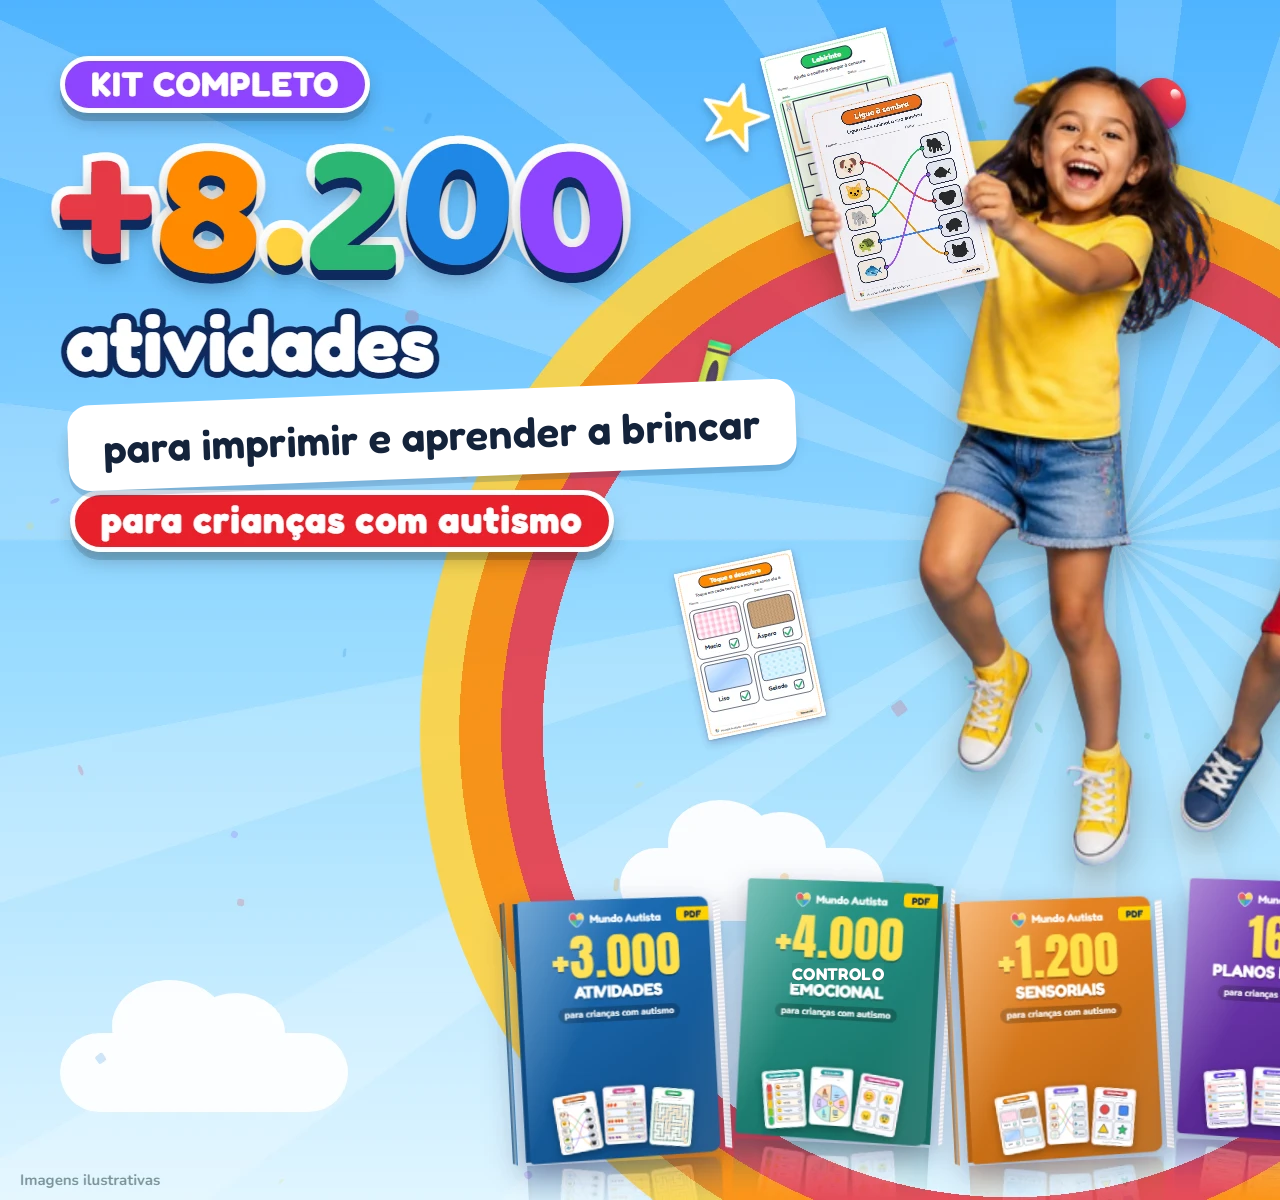
<file: art/hero.html>
<!doctype html><html lang="pt-PT"><head><meta charset="utf-8"><link rel="stylesheet" href="fonts.css"><style>
*{margin:0;padding:0;box-sizing:border-box}
body{position:relative;overflow:hidden;font-family:Fredoka}
.v{display:none}
body.d{width:1800px;height:1200px;background:url(hero-base-desktop.webp)}
body.m{width:1200px;height:1200px;background:url(hero-base-mobile.webp)}
.pill{position:absolute;background:#fff;color:#14233A;font-weight:600;border-radius:22px;display:flex;align-items:center;justify-content:center;box-shadow:0 6px 0 rgba(15,61,115,.18)}
.selo{position:absolute;}
.selo .ext{position:absolute;inset:0;background:#e0334a;clip-path:polygon(100.0% 50.0%,93.6% 56.3%,98.0% 64.1%,90.0% 68.3%,92.1% 77.0%,83.3% 78.8%,82.7% 87.8%,73.8% 87.0%,70.8% 95.5%,62.4% 92.2%,57.1% 99.5%,50.0% 94.0%,42.9% 99.5%,37.6% 92.2%,29.2% 95.5%,26.2% 87.0%,17.3% 87.8%,16.7% 78.8%,7.9% 77.0%,10.0% 68.3%,2.0% 64.1%,6.4% 56.3%,0.0% 50.0%,6.4% 43.7%,2.0% 35.9%,10.0% 31.7%,7.9% 23.0%,16.7% 21.2%,17.3% 12.2%,26.2% 13.0%,29.2% 4.5%,37.6% 7.8%,42.9% 0.5%,50.0% 6.0%,57.1% 0.5%,62.4% 7.8%,70.8% 4.5%,73.8% 13.0%,82.7% 12.2%,83.3% 21.2%,92.1% 23.0%,90.0% 31.7%,98.0% 35.9%,93.6% 43.7%)}
.selo .int{position:absolute;inset:4.5%;background:#FFD400;clip-path:polygon(100.0% 50.0%,93.6% 56.3%,98.0% 64.1%,90.0% 68.3%,92.1% 77.0%,83.3% 78.8%,82.7% 87.8%,73.8% 87.0%,70.8% 95.5%,62.4% 92.2%,57.1% 99.5%,50.0% 94.0%,42.9% 99.5%,37.6% 92.2%,29.2% 95.5%,26.2% 87.0%,17.3% 87.8%,16.7% 78.8%,7.9% 77.0%,10.0% 68.3%,2.0% 64.1%,6.4% 56.3%,0.0% 50.0%,6.4% 43.7%,2.0% 35.9%,10.0% 31.7%,7.9% 23.0%,16.7% 21.2%,17.3% 12.2%,26.2% 13.0%,29.2% 4.5%,37.6% 7.8%,42.9% 0.5%,50.0% 6.0%,57.1% 0.5%,62.4% 7.8%,70.8% 4.5%,73.8% 13.0%,82.7% 12.2%,83.3% 21.2%,92.1% 23.0%,90.0% 31.7%,98.0% 35.9%,93.6% 43.7%);display:flex;flex-direction:column;align-items:center;justify-content:center;text-align:center;color:#14233A}
.selo .t1{font-weight:600}
.selo .t2{font-weight:700;color:#e0334a;line-height:1;-webkit-text-stroke:0;text-shadow:0 3px 0 #fff,0 -2px 0 #fff,2px 0 0 #fff,-2px 0 0 #fff}
.selo .t3{background:#14233A;color:#fff;border-radius:999px;font-weight:600}
</style></head><body>
<script>
const m=new URLSearchParams(location.search).get('v')||'d';document.body.className=m;
const C={d:[792,963,92,21,17],m:[347,936,93,21,17]}[m];
const D={d:{pill:[68,392,728,86,-2.2,42],selo:[1390,672,410,410,-8,40,108,30]},m:{pill:[296,232,610,62,0,36],selo:[872,548,312,312,-8,32,84,23]}}[m];
const [x,y,w,h,r,f]=D.pill;
document.body.insertAdjacentHTML('beforeend',`<div class="pill" style="left:${x}px;top:${y}px;width:${w}px;height:${h}px;transform:rotate(${r}deg);font-size:${f}px">para imprimir e aprender a brincar</div>`);
const [sx,sy,sw,sh,sr,f1,f2,f3]=D.selo;
document.body.insertAdjacentHTML('beforeend',`<div class="selo" style="left:${sx}px;top:${sy}px;width:${sw}px;height:${sh}px;transform:rotate(${sr}deg)"><div class="ext"></div><div class="int"><div class="t1" style="font-size:${f1}px">4 kits por</div><div class="t2" style="font-size:${f2}px">22,90&nbsp;€</div><div class="t3" style="font-size:${f3}px;padding:${f3*0.25}px ${f3*0.7}px;margin-top:${f3*0.4}px">pagamento único</div></div></div>`);
document.body.insertAdjacentHTML('beforeend',`<div style="position:absolute;left:${C[0]}px;top:${C[1]}px;width:${C[2]}px;height:${C[3]}px;background:linear-gradient(90deg,#2f8f82,#2a8a7c);color:#fff;font-family:Fredoka;font-weight:700;font-size:${C[4]}px;line-height:${C[3]}px;text-align:center;letter-spacing:.02em;text-shadow:0 1px 1px rgba(0,0,0,.25)">CONTROLO</div>`);
</script></body></html>
</file>
<file: art/fonts.css>
@font-face{font-family:'Fredoka';font-weight:500;src:url('fonts/Fredoka-500.woff2') format('woff2');}
@font-face{font-family:'Fredoka';font-weight:600;src:url('fonts/Fredoka-600.woff2') format('woff2');}
@font-face{font-family:'Fredoka';font-weight:700;src:url('fonts/Fredoka-700.woff2') format('woff2');}
@font-face{font-family:'Nunito';font-weight:600;src:url('fonts/Nunito-600.woff2') format('woff2');}
@font-face{font-family:'Nunito';font-weight:700;src:url('fonts/Nunito-700.woff2') format('woff2');}
@font-face{font-family:'Nunito';font-weight:800;src:url('fonts/Nunito-800.woff2') format('woff2');}
@font-face{font-family:'Nunito';font-weight:900;src:url('fonts/Nunito-900.woff2') format('woff2');}
</file>
